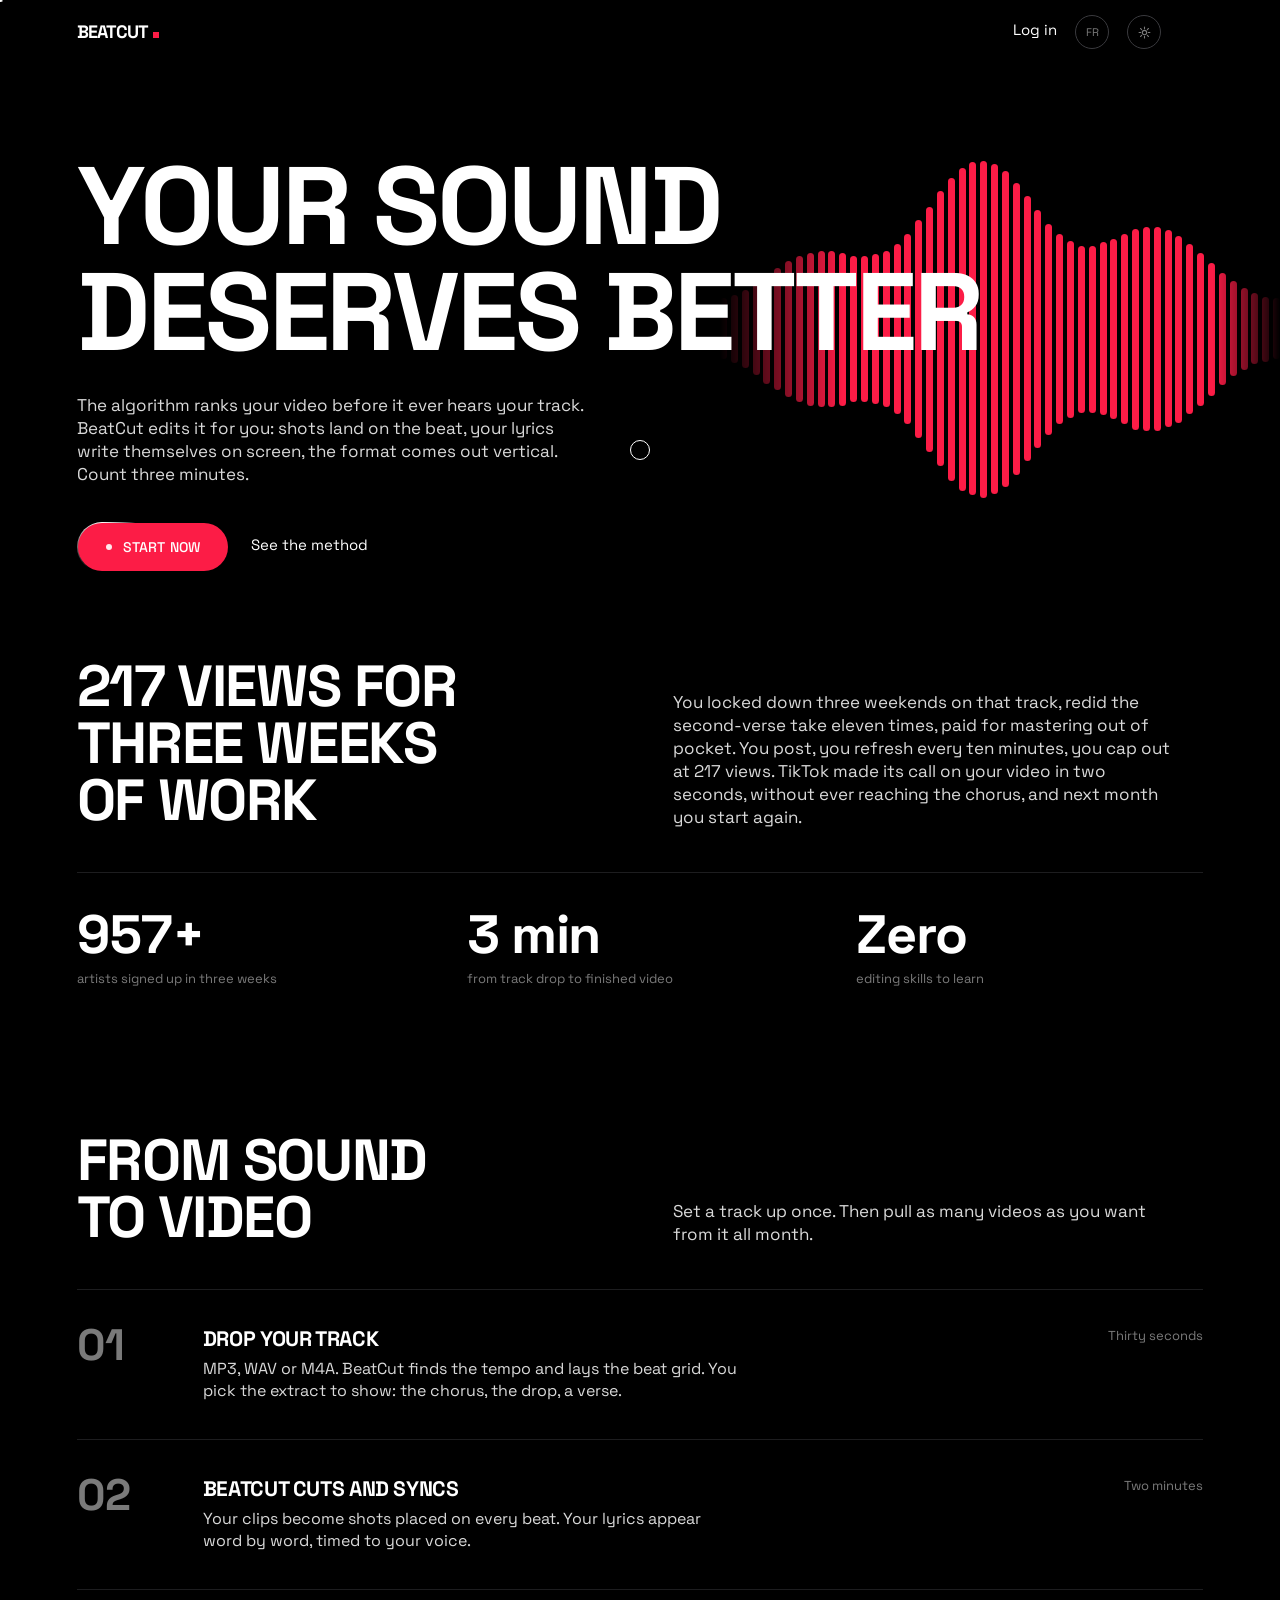
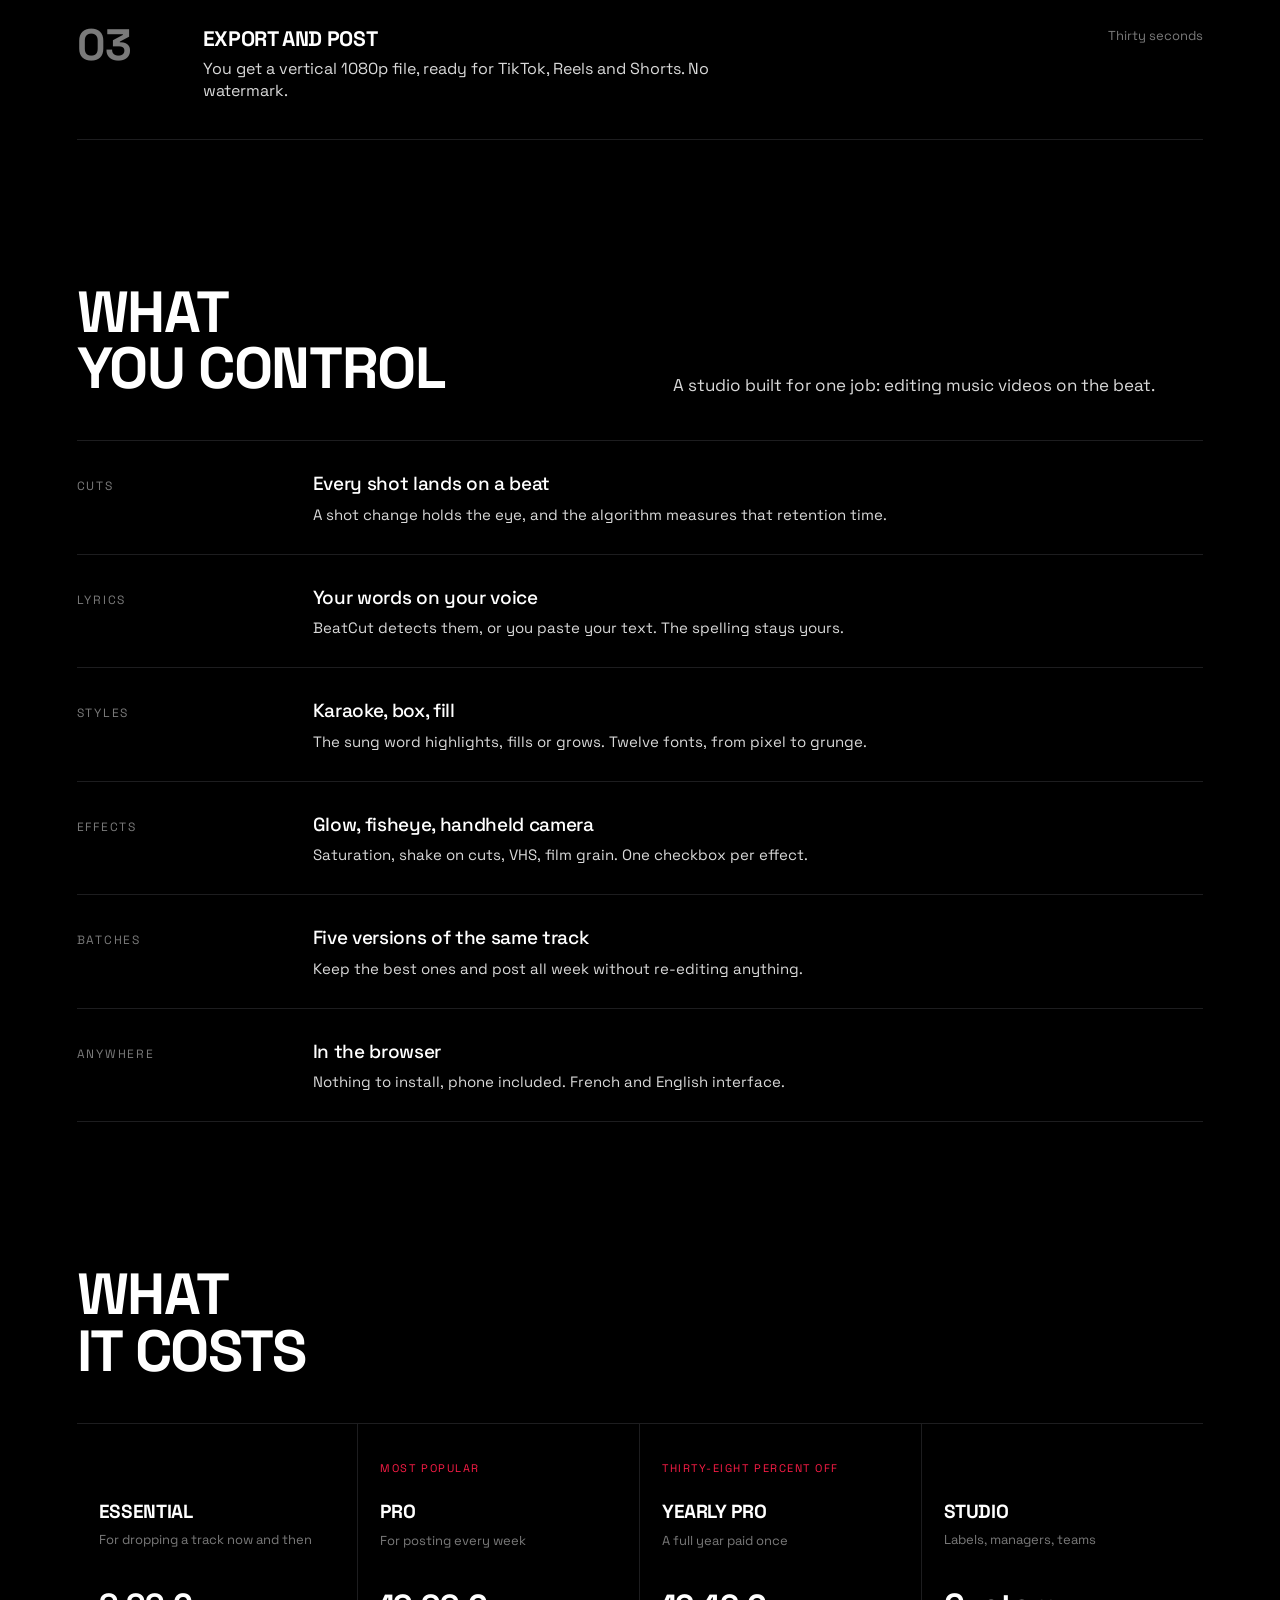
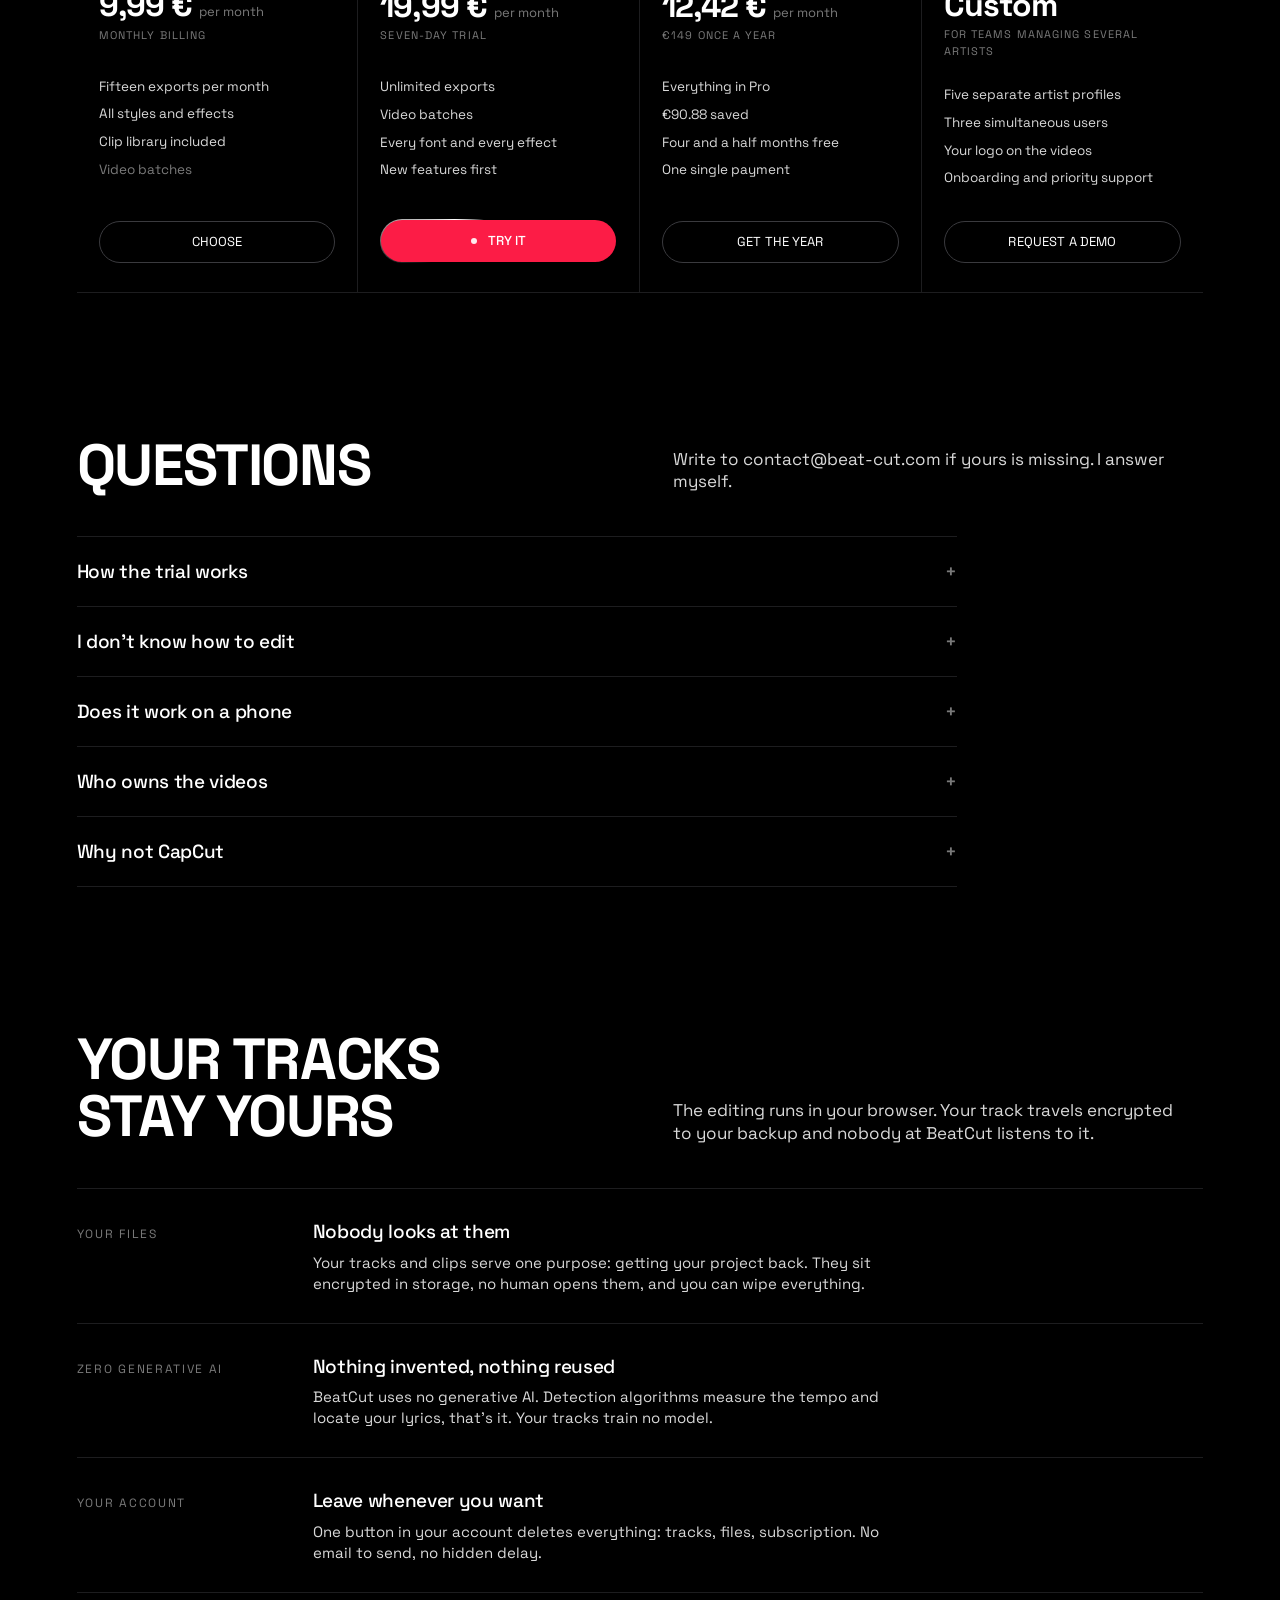
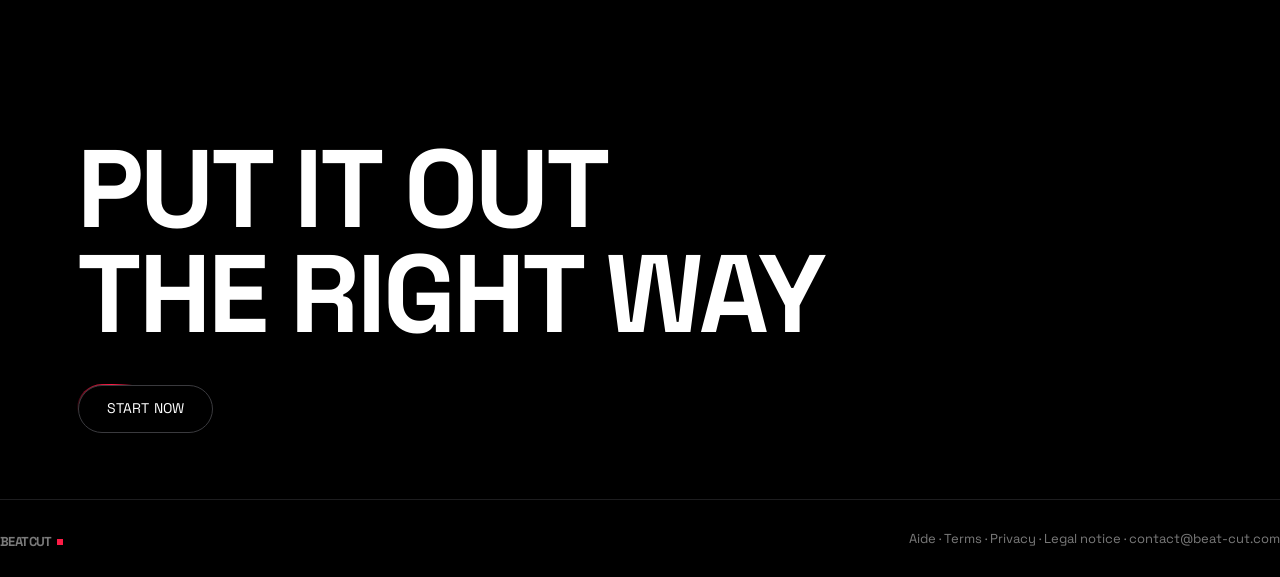
<file: frontend/public/landing.html>
<!DOCTYPE html>
<html lang="fr" data-theme="dark">
<head>
<meta charset="UTF-8">
<meta name="viewport" content="width=device-width, initial-scale=1">
<title>BeatCut — Ton son mérite mieux</title>
<meta name="description" content="Dépose ton morceau. BeatCut trouve le tempo, pose les plans sur le beat et écrit tes paroles à l'écran. Sept jours d'essai sur le plan Pro.">
<meta name="theme-color" id="metaThemeL" content="#000000">
<link rel="preconnect" href="https://fonts.googleapis.com"><link rel="preconnect" href="https://fonts.gstatic.com" crossorigin>
<link href="https://fonts.googleapis.com/css2?family=Space+Grotesk:wght@300;400;500;700&display=swap" rel="stylesheet">
<style>
/* ============================================================
   BEATCUT — Monument obsidienne, signal cramoisi.
   Une famille. Cinq couleurs. Une pilule rouge par écran.
   Aucune ombre. Aucun rayon hors pilules.
============================================================ */
:root{
  --void:#000; --ash:#d9d9d9; --frost:#ffffff; --graphite:#7a7a7a; --crimson:#fc1c46;
  --hair:#1d1d1f; --hair-2:#3a3a3e;
  --font:'Space Grotesk',ui-sans-serif,system-ui,-apple-system,sans-serif;
  --pill:9999px; --ease:cubic-bezier(.2,.7,.2,1);
  --s7:7px; --s9:9px; --s22:22px; --s29:29px; --s36:36px; --s43:43px; --s65:65px; --s72:72px; --s86:86px;
  --max:1400px;
}
[data-theme="light"]{
  --void:#ffffff; --ash:#3d3d3d; --frost:#000000; --graphite:#8a8a8a; --crimson:#e5062f;
  --hair:#e8e8e8; --hair-2:#d2d2d2;
}
*{margin:0;padding:0;box-sizing:border-box}
html{scroll-behavior:smooth;background:var(--void)}
body{background:var(--void);color:var(--ash);font-family:var(--font);font-size:16px;line-height:1.5;
  -webkit-font-smoothing:antialiased;overflow-x:hidden;transition:background .3s var(--ease),color .3s var(--ease)}
::selection{background:var(--crimson);color:#fff}
a{color:inherit;text-decoration:none}
button{background:none;border:none;font-family:inherit;color:inherit}
.wrap{max-width:var(--max);margin:0 auto;padding:0 clamp(22px,6vw,126px)}

/* ---------- Type ---------- */
.display{font-size:clamp(42px,8.6vw,112px);font-weight:700;line-height:.96;letter-spacing:-.028em;text-transform:uppercase;color:var(--frost)}
.h-lg{font-size:clamp(30px,4.6vw,58px);font-weight:700;line-height:.98;letter-spacing:-.024em;text-transform:uppercase;color:var(--frost)}
.h-sm{font-size:21px;font-weight:700;line-height:1.2;letter-spacing:-.018em;text-transform:uppercase;color:var(--frost)}
.lead{font-size:17px;line-height:1.35;color:var(--ash);max-width:46ch}
.eyebrow{font-size:13px;text-transform:uppercase;letter-spacing:.12em;color:var(--graphite)}
.meta{font-size:13px;color:var(--graphite);line-height:1.3}

/* ---------- Curseur ---------- */
@media (hover:hover) and (pointer:fine){
  body{cursor:none}
  a,button,input,label,[data-hit]{cursor:none}
  .cur,.cur-ring{position:fixed;top:0;left:0;z-index:999;pointer-events:none;border-radius:var(--pill);mix-blend-mode:difference}
  .cur{width:5px;height:5px;background:#fff;transform:translate(-50%,-50%)}
  .cur-ring{width:20px;height:20px;border:1px solid #fff;transition:width .22s var(--ease),height .22s var(--ease),opacity .22s}
  body.hit .cur-ring{width:32px;height:32px}
  body.hit .cur{opacity:0}
  body.down .cur-ring{width:14px;height:14px}
}

/* ---------- Boutons ---------- */
.pill{display:inline-flex;align-items:center;gap:11px;background:var(--crimson);color:#fff;border-radius:var(--pill);
  padding:0 28px;height:48px;font-size:14px;font-weight:500;text-transform:uppercase;letter-spacing:.01em;
  transition:background .18s var(--ease),transform .18s var(--ease)}
.pill:hover{background:#ff3559}
.pill:active{transform:scale(.98)}
.pill .dot{width:6px;height:6px;border-radius:var(--pill);background:#fff;opacity:.9}
/* Liseré qui tourne autour des actions à repérer */
.halo{position:relative;display:inline-block;border-radius:var(--pill);padding:1px;overflow:hidden;isolation:isolate}
.halo::before{content:'';position:absolute;inset:-160%;z-index:-1;
  background:conic-gradient(from 0deg,transparent 0 70%,var(--frost) 82%,transparent 90%);
  animation:turn 5s linear infinite}
.halo.soft::before{background:conic-gradient(from 0deg,transparent 0 74%,var(--crimson) 85%,transparent 92%);animation-duration:6.5s}
@keyframes turn{to{transform:rotate(360deg)}}
.pill-ghost{display:inline-flex;align-items:center;gap:11px;background:var(--void);color:var(--frost);
  border:1px solid var(--hair-2);border-radius:var(--pill);padding:0 28px;height:48px;font-size:14px;
  text-transform:uppercase;letter-spacing:.01em;transition:border-color .2s var(--ease)}
.pill-ghost:hover{border-color:var(--frost)}
.link{position:relative;display:inline-block;color:var(--frost);font-size:15px;padding-bottom:3px}
.link::after{content:'';position:absolute;left:0;bottom:0;width:100%;height:1px;background:currentColor;
  transform:scaleX(0);transform-origin:right;transition:transform .3s var(--ease)}
.link:hover::after{transform:scaleX(1);transform-origin:left}

/* ---------- En-tête ---------- */
.head{position:fixed;top:0;left:0;right:0;z-index:120;height:64px;
  background:color-mix(in srgb,var(--void) 82%,transparent);backdrop-filter:blur(10px)}
.head-in{max-width:var(--max);margin:0 auto;padding:0 clamp(22px,6vw,126px);height:100%;
  display:flex;align-items:center;justify-content:space-between;gap:var(--s22)}
.mark{display:inline-flex;align-items:flex-end;font-weight:700;font-size:18px;letter-spacing:-.045em;
  color:var(--frost);text-transform:uppercase;line-height:1}
.mark i{width:6px;height:6px;background:var(--crimson);margin-left:5px;margin-bottom:3px}
.head-r{display:flex;align-items:center;gap:18px}
.theme{width:34px;height:34px;border:1px solid var(--hair-2);border-radius:var(--pill);display:grid;place-items:center;
  font-size:11px;color:var(--graphite);transition:border-color .2s,color .2s}
.theme:hover{border-color:var(--frost);color:var(--frost)}
.burger{width:24px;height:12px;display:flex;flex-direction:column;justify-content:space-between}
.burger span{display:block;height:1px;background:var(--frost);transition:transform .3s var(--ease),opacity .2s}
body.menu .burger span:nth-child(1){transform:translateY(5.5px) rotate(45deg)}
body.menu .burger span:nth-child(2){opacity:0}
body.menu .burger span:nth-child(3){transform:translateY(-5.5px) rotate(-45deg)}
.overlay{position:fixed;inset:0;z-index:110;background:var(--void);display:flex;align-items:center;
  clip-path:inset(0 0 100% 0);transition:clip-path .5s var(--ease);pointer-events:none}
body.menu .overlay{clip-path:inset(0 0 0 0);pointer-events:auto}
.overlay nav{display:flex;flex-direction:column;gap:6px}
.overlay nav a{font-size:clamp(30px,5vw,58px);font-weight:700;line-height:1.05;letter-spacing:-.024em;
  text-transform:uppercase;color:var(--frost);opacity:.32;transition:opacity .25s var(--ease)}
.overlay nav a:hover{opacity:1}

/* ---------- Héro ---------- */
.hero{position:relative;padding:132px 0 var(--s86);overflow:hidden}
.hero .wrap{position:relative;z-index:2}
.hero .lead{margin-top:var(--s29)}
.acts{display:flex;align-items:center;gap:var(--s22);margin-top:var(--s36);flex-wrap:wrap}
.wf{position:absolute;z-index:1;right:0;top:50%;transform:translateY(-50%);
  width:min(560px,46vw);height:min(340px,34vw);display:flex;align-items:center;gap:4px;pointer-events:none;
  -webkit-mask-image:linear-gradient(90deg,transparent,#000 22%,#000 88%,transparent);
  mask-image:linear-gradient(90deg,transparent,#000 22%,#000 88%,transparent)}
.wf i{flex:1;background:var(--crimson);border-radius:var(--pill);transform-origin:center;
  animation:pulse 1.1s var(--ease) infinite alternate;will-change:transform}
@keyframes pulse{from{transform:scaleY(.34)}to{transform:scaleY(1)}}
@media (max-width:960px){
  .hero{padding-top:200px}
  .wf{left:0;right:0;top:108px;bottom:auto;transform:none;width:100%;height:132px;opacity:.6;
    clip-path:inset(0 0 50% 0);
    -webkit-mask-image:linear-gradient(90deg,transparent,#000 12%,#000 88%,transparent);
    mask-image:linear-gradient(90deg,transparent,#000 12%,#000 88%,transparent)}
}

/* ---------- Rythme ---------- */
section{padding:var(--s72) 0}
.sec-head{display:grid;grid-template-columns:1fr 1fr;gap:var(--s65);align-items:end;margin-bottom:var(--s43)}
@media (max-width:900px){.sec-head{grid-template-columns:1fr;gap:var(--s22)}}

.figs{display:grid;grid-template-columns:repeat(3,1fr);gap:var(--s43);border-top:1px solid var(--hair);padding-top:var(--s36)}
.fig b{display:block;font-size:clamp(34px,4.4vw,54px);font-weight:700;line-height:.98;letter-spacing:-.024em;
  color:var(--frost);font-variant-numeric:tabular-nums}
.fig span{display:block;margin-top:var(--s9);font-size:13px;color:var(--graphite);max-width:26ch;line-height:1.35}
@media (max-width:760px){.figs{grid-template-columns:1fr;gap:var(--s22)}}

.steps{border-top:1px solid var(--hair)}
.step{display:grid;grid-template-columns:90px 1fr 200px;gap:var(--s36);align-items:start;
  padding:var(--s36) 0;border-bottom:1px solid var(--hair)}
.step .no{font-size:clamp(28px,3.6vw,44px);font-weight:700;line-height:.9;letter-spacing:-.024em;
  color:var(--graphite);transition:color .3s var(--ease)}
.step:hover .no{color:var(--crimson)}
.step p{margin-top:var(--s7);font-size:16px;color:var(--ash);line-height:1.4;max-width:54ch}
.step .t{font-size:13px;color:var(--graphite);text-align:right}
@media (max-width:900px){.step{grid-template-columns:1fr;gap:var(--s9)}.step .t{text-align:left}}

.caps{border-top:1px solid var(--hair)}
.cap{display:grid;grid-template-columns:200px 1fr;gap:var(--s36);padding:var(--s29) 0;
  border-bottom:1px solid var(--hair);align-items:baseline}
.cap .k{font-size:12px;text-transform:uppercase;letter-spacing:.14em;color:var(--graphite);transition:color .25s var(--ease)}
.cap:hover .k{color:var(--crimson)}
.cap h3{font-size:19px;font-weight:500;color:var(--frost);letter-spacing:-.018em}
.cap p{margin-top:5px;color:var(--ash);line-height:1.4;max-width:58ch;font-size:15px}
@media (max-width:900px){.cap{grid-template-columns:1fr;gap:var(--s7)}}

.plans{display:grid;grid-template-columns:repeat(4,1fr);border-top:1px solid var(--hair);border-bottom:1px solid var(--hair)}
.plan{padding:var(--s36) var(--s22) var(--s29);border-right:1px solid var(--hair);display:flex;flex-direction:column}
.plan:last-child{border-right:none}
.plan .tagline{min-height:16px;font-size:11px;letter-spacing:.14em;text-transform:uppercase;color:var(--crimson);margin-bottom:var(--s22)}
.plan h3{font-size:19px;font-weight:700;text-transform:uppercase;letter-spacing:-.02em;color:var(--frost)}
.plan .who{margin-top:5px;font-size:13px;color:var(--graphite);min-height:36px;line-height:1.35}
.plan .amt{margin:var(--s22) 0 5px;display:flex;align-items:baseline;gap:7px}
.plan .amt b{font-size:32px;font-weight:700;letter-spacing:-.03em;color:var(--frost);line-height:1}
.plan .amt span{font-size:13px;color:var(--graphite)}
.plan .note{font-size:11px;letter-spacing:.1em;text-transform:uppercase;color:var(--graphite);min-height:24px}
.plan ul{list-style:none;margin:var(--s22) 0 var(--s29);flex:1}
.plan li{font-size:13.5px;color:var(--ash);padding:5px 0;line-height:1.3}
.plan li.off{color:var(--graphite)}
.plan .pill,.plan .pill-ghost{height:42px;font-size:13px;padding:0 20px;justify-content:center}
.plan .halo{width:100%;display:block}
.plan .halo .pill{width:100%;height:42px;font-size:13px}
@media (max-width:1000px){.plans{grid-template-columns:1fr 1fr}.plan{border-bottom:1px solid var(--hair)}.plan:nth-child(2){border-right:none}}
@media (max-width:620px){.plans{grid-template-columns:1fr}.plan{border-right:none}}

.faq{border-top:1px solid var(--hair);max-width:880px}
.qa{border-bottom:1px solid var(--hair)}
.qa>button{width:100%;display:flex;justify-content:space-between;align-items:center;gap:var(--s29);
  padding:var(--s22) 0;text-align:left;font-size:19px;font-weight:500;color:var(--frost);letter-spacing:-.018em}
.qa>button i{font-style:normal;font-size:19px;color:var(--graphite);transition:transform .3s var(--ease),color .2s}
.qa.open>button i{transform:rotate(45deg);color:var(--crimson)}
.qa .a{max-height:0;overflow:hidden;transition:max-height .35s var(--ease)}
.qa.open .a{max-height:240px}
.qa .a p{padding-bottom:var(--s22);color:var(--ash);line-height:1.45;max-width:66ch;font-size:15px}

.foot{padding:var(--s29) 0;display:flex;justify-content:space-between;gap:var(--s22);flex-wrap:wrap;border-top:1px solid var(--hair)}
.foot,.foot a{font-size:13px;color:var(--graphite)}
.foot a:hover{color:var(--ash)}

.rv{opacity:0;transform:translateY(12px);transition:opacity .6s var(--ease),transform .6s var(--ease)}
.rv.in{opacity:1;transform:none}
@media (prefers-reduced-motion:reduce){*{animation:none!important;transition:none!important}.rv{opacity:1;transform:none}}
</style>
</head>
<body>

<div class="cur"></div><div class="cur-ring"></div>

<header class="head">
  <div class="head-in">
    <a href="/" class="mark" data-hit>Beatcut<i></i></a>
    <div class="head-r">
      <a class="link" href="/login" target="_top" data-hit>Se connecter</a>
      <button class="theme" id="langBtn" onclick="swapLang()" aria-label="Langue" data-testid="landing-lang-btn" data-hit>EN</button>
      <button class="theme" id="theme" onclick="swapTheme()" aria-label="Changer de thème" data-hit>☀</button>
      <button class="burger" onclick="document.body.classList.toggle('menu')" aria-label="Menu" data-hit><span></span><span></span><span></span></button>
    </div>
  </div>
</header>

<div class="overlay">
  <div class="wrap">
    <nav>
      <a href="#methode" onclick="document.body.classList.remove('menu')" data-hit>La méthode</a>
      <a href="#studio" onclick="document.body.classList.remove('menu')" data-hit>Le studio</a>
      <a href="#tarifs" onclick="document.body.classList.remove('menu')" data-hit>Tarifs</a>
      <a href="#securite" onclick="document.body.classList.remove('menu')" data-hit>Sécurité</a>
      <a href="#faq" onclick="document.body.classList.remove('menu')" data-hit>Questions</a>
      <a href="/login" target="_top" onclick="document.body.classList.remove('menu')" data-hit>Se connecter</a>
    </nav>
  </div>
</div>

<main>
  <section class="hero">
    <div class="wf" id="wf" aria-hidden="true"></div>
    <div class="wrap">
      <h1 class="display" style="margin-top:var(--s22)">Ton son<br>mérite mieux</h1>
      <p class="lead">L'algorithme classe ta vidéo avant d'écouter ton morceau. BeatCut la monte pour toi : les plans tombent sur le beat, tes paroles s'écrivent à l'écran, le format sort en vertical. Compte trois minutes.</p>
      <div class="acts">
        <span class="halo"><a class="pill" href="/login" target="_top" data-hit><span class="dot"></span>Commence maintenant</a></span>
        <a class="link" href="#methode" data-hit>Voir la méthode</a>
      </div>
    </div>
  </section>

  <section id="probleme" style="padding-top:0">
    <div class="wrap">
      <div class="sec-head rv">
        <h2 class="h-lg">217 vues pour<br>trois semaines<br>de travail</h2>
        <p class="lead">Tu as bloqué trois week-ends sur ce morceau, refait onze fois la prise du deuxième couplet, payé le mastering de ta poche. Tu postes, tu rafraîchis toutes les dix minutes, tu plafonnes à 217 vues. TikTok a tranché en deux secondes sur ta vidéo, sans jamais arriver au refrain, et le mois suivant tu recommences.</p>
      </div>
      <div class="figs">
        <div class="fig rv"><b data-n="1000" data-suffix="+">0</b><span>artistes inscrits en trois semaines</span></div>
        <div class="fig rv"><b data-n="3" data-suffix=" min">0</b><span>entre le dépôt du son et la vidéo prête</span></div>
        <div class="fig rv"><b>Zéro</b><span>compétence en montage à apprendre</span></div>
      </div>
    </div>
  </section>

  <section id="methode">
    <div class="wrap">
      <div class="sec-head rv">
        <h2 class="h-lg">Du son<br>à la vidéo</h2>
        <p class="lead">Tu règles un morceau une fois. Ensuite tu en tires autant de vidéos que tu veux pendant le mois.</p>
      </div>
      <div class="steps">
        <article class="step rv" data-hit><div class="no">01</div>
          <div><h3 class="h-sm">Dépose ton son</h3><p>MP3, WAV ou M4A. BeatCut trouve le tempo et pose la grille de beats. Tu choisis l'extrait à montrer : le refrain, le drop, un couplet.</p></div>
          <div class="t">Trente secondes</div></article>
        <article class="step rv" data-hit><div class="no">02</div>
          <div><h3 class="h-sm">BeatCut découpe et cale</h3><p>Tes clips deviennent des plans posés sur chaque temps. Tes paroles s'affichent mot par mot, réglées sur ta voix.</p></div>
          <div class="t">Deux minutes</div></article>
        <article class="step rv" data-hit><div class="no">03</div>
          <div><h3 class="h-sm">Exporte et poste</h3><p>Tu récupères un fichier vertical en 1080p, prêt pour TikTok, Reels et Shorts. Sans filigrane.</p></div>
          <div class="t">Trente secondes</div></article>
      </div>
    </div>
  </section>

  <section id="studio">
    <div class="wrap">
      <div class="sec-head rv">
        <h2 class="h-lg">Ce que<br>tu règles</h2>
        <p class="lead">Un studio pour une seule tâche : monter des vidéos de musique sur le beat.</p>
      </div>
      <div class="caps">
        <div class="cap rv" data-hit><div class="k">Coupes</div><div><h3>Chaque plan tombe sur un temps</h3><p>Le changement de plan retient l'œil, et l'algorithme mesure ce temps de rétention.</p></div></div>
        <div class="cap rv" data-hit><div class="k">Paroles</div><div><h3>Tes mots sur ta voix</h3><p>BeatCut les détecte, ou tu colles ton texte. L'orthographe reste la tienne.</p></div></div>
        <div class="cap rv" data-hit><div class="k">Styles</div><div><h3>Karaoké, boîte, remplissage</h3><p>Le mot chanté se surligne, se remplit ou grossit. Douze polices, du pixel à l'abrasé.</p></div></div>
        <div class="cap rv" data-hit><div class="k">Effets</div><div><h3>Glow, fisheye, caméra portée</h3><p>Saturation, secousse sur les coupures, VHS, grain de pellicule. Une case par effet.</p></div></div>
        <div class="cap rv" data-hit><div class="k">Séries</div><div><h3>Cinq versions d'un même morceau</h3><p>Tu gardes les meilleures et tu postes toute la semaine sans rien remonter.</p></div></div>
        <div class="cap rv" data-hit><div class="k">Partout</div><div><h3>Dans le navigateur</h3><p>Rien à installer, téléphone compris. Interface française et anglaise.</p></div></div>
      </div>
    </div>
  </section>

  <section id="tarifs">
    <div class="wrap">
      <div class="sec-head rv">
        <h2 class="h-lg">Ce que<br>ça coûte</h2>
      </div>
      <div class="plans rv">
        <div class="plan"><span class="tagline"></span><h3>Essentiel</h3><p class="who">Pour sortir un morceau de temps en temps</p>
          <div class="amt"><b>9,99 €</b><span>par mois</span></div><p class="note">Facturation mensuelle</p>
          <ul><li>Quinze exports par mois</li><li>Tous les styles et effets</li><li>Banque de clips incluse</li><li class="off">Séries de vidéos</li></ul>
          <a class="pill-ghost" href="/login" target="_top" data-hit>Choisir</a></div>

        <div class="plan"><span class="tagline">Le plus choisi</span><h3>Pro</h3><p class="who">Pour poster chaque semaine</p>
          <div class="amt"><b>19,99 €</b><span>par mois</span></div><p class="note">Sept jours d'essai</p>
          <ul><li>Exports illimités</li><li>Séries de vidéos</li><li>Toutes les polices et tous les effets</li><li>Nouveautés en premier</li></ul>
          <span class="halo"><a class="pill" href="/login" target="_top" data-hit><span class="dot"></span>Essayer</a></span></div>

        <div class="plan"><span class="tagline">Trente-huit pour cent</span><h3>Pro annuel</h3><p class="who">Une année réglée en une fois</p>
          <div class="amt"><b>12,42 €</b><span>par mois</span></div><p class="note">149 € une fois par an</p>
          <ul><li>Tout le plan Pro</li><li>90,88 € économisés</li><li>Quatre mois et demi offerts</li><li>Un seul paiement</li></ul>
          <a class="pill-ghost" href="/login" target="_top" data-hit>Prendre l'année</a></div>

        <div class="plan"><span class="tagline"></span><h3>Studio</h3><p class="who">Labels, managers, structures</p>
          <div class="amt"><b>Sur mesure</b></div><p class="note">Pour les équipes qui gèrent plusieurs artistes</p>
          <ul><li>Cinq profils artistes séparés</li><li>Trois utilisateurs simultanés</li><li>Votre logo sur les vidéos</li><li>Prise en main et support prioritaire</li></ul>
          <a class="pill-ghost" href="mailto:contact@beat-cut.com?subject=D%C3%A9mo%20BeatCut%20Studio" data-hit>Demander une démo</a></div>
      </div>
    </div>
  </section>

  <section id="faq">
    <div class="wrap">
      <div class="sec-head rv"><h2 class="h-lg">Questions</h2><p class="lead">Écris à contact@beat-cut.com si la tienne manque. Je réponds moi-même.</p></div>
      <div class="faq">
        <div class="qa"><button onclick="qa(this)" data-hit>Comment marche l'essai <i>+</i></button><div class="a"><p>Sept jours d'accès complet au plan Pro. Tu enregistres ta carte à l'inscription, le débit arrive à la fin de l'essai. Un email de rappel part avant l'échéance, et tu annules en deux clics jusqu'au dernier moment.</p></div></div>
        <div class="qa"><button onclick="qa(this)" data-hit>Je ne sais pas monter <i>+</i></button><div class="a"><p>Le tempo, les coupes et le calage des paroles se règlent sans toi. Il te reste à choisir un style, et des préréglages existent pour ça.</p></div></div>
        <div class="qa"><button onclick="qa(this)" data-hit>Ça marche sur téléphone <i>+</i></button><div class="a"><p>Le studio complet tourne dans le navigateur mobile. Utilise Chrome ou Safari : le navigateur intégré de TikTok bloque le téléchargement des vidéos.</p></div></div>
        <div class="qa"><button onclick="qa(this)" data-hit>À qui appartiennent les vidéos <i>+</i></button><div class="a"><p>À toi, usage commercial compris. Tes exports sortent sans filigrane BeatCut. Sur le plan Studio, vous pouvez ajouter votre propre logo.</p></div></div>
        <div class="qa"><button onclick="qa(this)" data-hit>Pourquoi pas CapCut <i>+</i></button><div class="a"><p>CapCut monte tout, à condition d'y passer deux heures et de caler chaque coupe à la main. BeatCut fait une seule chose, tout seul.</p></div></div>
      </div>
    </div>
  </section>

  <section id="securite">
    <div class="wrap">
      <div class="sec-head rv">
        <h2 class="h-lg">Tes sons<br>restent à toi</h2>
        <p class="lead">Le montage tourne dans ton navigateur. Ton morceau part chiffré vers ta sauvegarde et personne chez BeatCut ne l'écoute.</p>
      </div>
      <div class="caps">
        <div class="cap rv" data-hit><div class="k">Tes fichiers</div><div><h3>Personne ne les regarde</h3><p>Tes morceaux et tes clips servent à une seule chose : retrouver ton projet. Ils sont stockés chiffrés, aucun humain n'y accède, et tu peux tout effacer.</p></div></div>
        <div class="cap rv" data-hit><div class="k">Zéro IA générative</div><div><h3>Rien n'est inventé, rien n'est réutilisé</h3><p>BeatCut n'utilise aucune IA générative. Des algorithmes de détection mesurent le tempo et repèrent tes paroles, c'est tout. Tes sons n'entraînent aucun modèle.</p></div></div>
        <div class="cap rv" data-hit><div class="k">Ton compte</div><div><h3>Tu pars quand tu veux</h3><p>Un bouton dans ton compte supprime tout : morceaux, fichiers, abonnement. Sans email à envoyer, sans délai caché.</p></div></div>
      </div>
    </div>
  </section>

  <section style="padding-bottom:var(--s65)">
    <div class="wrap">
      <h2 class="display rv">Sors-le<br>comme il faut</h2>
      <div class="acts">
        <span class="halo soft"><a class="pill-ghost" href="/login" target="_top" data-hit>Commencer maintenant</a></span>
      </div>
    </div>
  </section>
</main>

<footer><div class="wrap foot">
  <a href="/" class="mark" data-hit>Beatcut<i></i></a>
  <span><a href="/aide" target="_top" data-hit>Aide</a> · <a href="/cgv" target="_top" data-hit>CGV</a> · <a href="/confidentialite" target="_top" data-hit>Confidentialité</a> · <a href="/mentions-legales" target="_top" data-hit>Mentions légales</a> · <a href="mailto:contact@beat-cut.com" data-hit>contact@beat-cut.com</a></span>
</div></footer>

<script>
/* Thème */
(function(){try{const s=localStorage.getItem('bc_theme');if(s)document.documentElement.dataset.theme=s;}catch(e){}paintTheme();})();
function swapTheme(){
  const d=document.documentElement;
  d.dataset.theme=d.dataset.theme==='dark'?'light':'dark';
  try{localStorage.setItem('bc_theme',d.dataset.theme)}catch(e){}
  paintTheme();
}
function paintTheme(){
  const b=document.getElementById('theme'); if(!b) return;
  const dark=document.documentElement.dataset.theme==='dark';
  b.innerHTML=dark
    ?'<svg width="13" height="13" viewBox="0 0 24 24" fill="none" stroke="currentColor" stroke-width="2" stroke-linecap="round"><circle cx="12" cy="12" r="4"/><path d="M12 2v3M12 19v3M2 12h3M19 12h3M4.6 4.6l2.1 2.1M17.3 17.3l2.1 2.1M19.4 4.6l-2.1 2.1M6.7 17.3l-2.1 2.1"/></svg>'
    :'<svg width="13" height="13" viewBox="0 0 24 24" fill="none" stroke="currentColor" stroke-width="2" stroke-linejoin="round"><path d="M21 12.8A9 9 0 1 1 11.2 3a7 7 0 0 0 9.8 9.8z"/></svg>';
  const mt=document.getElementById('metaThemeL'); if(mt) mt.setAttribute('content', dark?'#000000':'#ffffff');
}

/* Curseur */
(function(){
  if(!matchMedia('(hover:hover) and (pointer:fine)').matches) return;
  const d=document.querySelector('.cur'), r=document.querySelector('.cur-ring');
  let x=innerWidth/2,y=innerHeight/2,rx=x,ry=y;
  addEventListener('mousemove',e=>{x=e.clientX;y=e.clientY;d.style.transform=`translate(${x}px,${y}px) translate(-50%,-50%)`;});
  addEventListener('mousedown',()=>document.body.classList.add('down'));
  addEventListener('mouseup',()=>document.body.classList.remove('down'));
  document.querySelectorAll('a,button,label,[data-hit]').forEach(el=>{
    el.addEventListener('mouseenter',()=>document.body.classList.add('hit'));
    el.addEventListener('mouseleave',()=>document.body.classList.remove('hit'));
  });
  (function loop(){rx+=(x-rx)*.16;ry+=(y-ry)*.16;
    r.style.transform=`translate(${rx}px,${ry}px) translate(-50%,-50%)`;requestAnimationFrame(loop);})();
})();

/* Forme d'onde du héro */
(function(){
  const w=document.getElementById('wf'); if(!w) return;
  const N=52, reduce=matchMedia('(prefers-reduced-motion: reduce)').matches;
  for(let i=0;i<N;i++){
    const u=i/(N-1);
    const env=.18+.82*Math.pow(Math.sin(Math.PI*u),1.25)*(.72+.28*Math.sin(u*17));
    const b=document.createElement('i');
    b.style.height=Math.round(env*100)+'%';
    if(reduce){ b.style.animation='none'; }
    else{
      b.style.animationDuration=(.72+((i*7)%9)*.09)+'s';
      b.style.animationDelay=(-(i*.055)%1.2)+'s';
    }
    w.append(b);
  }
})();

/* FAQ */
function qa(b){b.parentElement.classList.toggle('open');}

/* Compteurs */
(function(){
  const io=new IntersectionObserver(es=>es.forEach(e=>{
    if(!e.isIntersecting) return; io.unobserve(e.target);
    const el=e.target,n=+el.dataset.n,sf=el.dataset.suffix||'',t0=performance.now();
    (function s(t){const p=Math.min(1,(t-t0)/1200);
      el.textContent=Math.round(n*(1-Math.pow(1-p,3))).toLocaleString('fr-FR')+sf;
      if(p<1)requestAnimationFrame(s);})(t0);
  }),{threshold:.7});
  document.querySelectorAll('[data-n]').forEach(el=>io.observe(el));
})();

/* Révélation */
(function(){
  const io=new IntersectionObserver(es=>es.forEach(e=>{if(e.isIntersecting){e.target.classList.add('in');io.unobserve(e.target);}}),{threshold:.15});
  document.querySelectorAll('.rv').forEach(el=>io.observe(el));
})();

/* Langue : FR par défaut, EN si navigateur non francophone — bouton FR/EN partagé avec le studio (bc_lang) */
let LANG='fr';
try{LANG=localStorage.getItem('bc_lang')||(((navigator.language||'').toLowerCase().startsWith('fr'))?'fr':'en');}catch(e){}
const EN={
"Se connecter":"Log in","La méthode":"The method","Le studio":"The studio","Tarifs":"Pricing",
"Ton son":"Your sound","mérite mieux":"deserves better",
"L'algorithme classe ta vidéo avant d'écouter ton morceau. BeatCut la monte pour toi : les plans tombent sur le beat, tes paroles s'écrivent à l'écran, le format sort en vertical. Compte trois minutes.":"The algorithm ranks your video before it ever hears your track. BeatCut edits it for you: shots land on the beat, your lyrics write themselves on screen, the format comes out vertical. Count three minutes.",
"Trois jours d'essai":"Three-day trial","Sept jours d'essai":"Seven-day trial","Commence maintenant":"Start now","Voir la méthode":"See the method",
"Sept jours d'essai sur le plan Pro. Tu annules en deux clics avant le débit. Aucun filigrane sur tes vidéos.":"Seven-day trial on the Pro plan. Cancel in two clicks before any charge. No watermark on your videos.",
"Tu annules en deux clics avant le débit. Aucun filigrane sur tes vidéos.":"Cancel in two clicks before any charge. No watermark on your videos.",
"217 vues pour":"217 views for","trois semaines":"three weeks","de travail":"of work",
"Tu as bloqué trois week-ends sur ce morceau, refait onze fois la prise du deuxième couplet, payé le mastering de ta poche. Tu postes, tu rafraîchis toutes les dix minutes, tu plafonnes à 217 vues. TikTok a tranché en deux secondes sur ta vidéo, sans jamais arriver au refrain, et le mois suivant tu recommences.":"You locked down three weekends on that track, redid the second-verse take eleven times, paid for mastering out of pocket. You post, you refresh every ten minutes, you cap out at 217 views. TikTok made its call on your video in two seconds, without ever reaching the chorus, and next month you start again.",
"artistes inscrits en trois semaines":"artists signed up in three weeks",
"entre le dépôt du son et la vidéo prête":"from track drop to finished video",
"Zéro":"Zero","compétence en montage à apprendre":"editing skills to learn",
"Du son":"From sound","à la vidéo":"to video",
"Tu règles un morceau une fois. Ensuite tu en tires autant de vidéos que tu veux pendant le mois.":"Set a track up once. Then pull as many videos as you want from it all month.",
"Dépose ton son":"Drop your track",
"MP3, WAV ou M4A. BeatCut trouve le tempo et pose la grille de beats. Tu choisis l'extrait à montrer : le refrain, le drop, un couplet.":"MP3, WAV or M4A. BeatCut finds the tempo and lays the beat grid. You pick the extract to show: the chorus, the drop, a verse.",
"Trente secondes":"Thirty seconds","BeatCut découpe et cale":"BeatCut cuts and syncs",
"Tes clips deviennent des plans posés sur chaque temps. Tes paroles s'affichent mot par mot, réglées sur ta voix.":"Your clips become shots placed on every beat. Your lyrics appear word by word, timed to your voice.",
"Deux minutes":"Two minutes","Exporte et poste":"Export and post",
"Tu récupères un fichier vertical en 1080p, prêt pour TikTok, Reels et Shorts. Sans filigrane.":"You get a vertical 1080p file, ready for TikTok, Reels and Shorts. No watermark.",
"Ce que":"What","tu règles":"you control",
"Un studio pour une seule tâche : monter des vidéos de musique sur le beat.":"A studio built for one job: editing music videos on the beat.",
"Coupes":"Cuts","Chaque plan tombe sur un temps":"Every shot lands on a beat",
"Le changement de plan retient l'œil, et l'algorithme mesure ce temps de rétention.":"A shot change holds the eye, and the algorithm measures that retention time.",
"Paroles":"Lyrics","Tes mots sur ta voix":"Your words on your voice",
"BeatCut les détecte, ou tu colles ton texte. L'orthographe reste la tienne.":"BeatCut detects them, or you paste your text. The spelling stays yours.",
"Karaoké, boîte, remplissage":"Karaoke, box, fill",
"Le mot chanté se surligne, se remplit ou grossit. Douze polices, du pixel à l'abrasé.":"The sung word highlights, fills or grows. Twelve fonts, from pixel to grunge.",
"Effets":"Effects","Glow, fisheye, caméra portée":"Glow, fisheye, handheld camera",
"Saturation, secousse sur les coupures, VHS, grain de pellicule. Une case par effet.":"Saturation, shake on cuts, VHS, film grain. One checkbox per effect.",
"Séries":"Batches","Cinq versions d'un même morceau":"Five versions of the same track",
"Tu gardes les meilleures et tu postes toute la semaine sans rien remonter.":"Keep the best ones and post all week without re-editing anything.",
"Partout":"Anywhere","Dans le navigateur":"In the browser",
"Rien à installer, téléphone compris. Interface française et anglaise.":"Nothing to install, phone included. French and English interface.",
"ça coûte":"it costs",
"Trois jours d'essai sur le plan Pro. Tu enregistres ta carte, le débit arrive à la fin, tu annules en deux clics avant.":"Three-day trial on the Pro plan. You save your card, the charge lands at the end, and you cancel in two clicks before that.",
"Sept jours d'essai sur le plan Pro. Tu enregistres ta carte, le débit arrive à la fin, tu annules en deux clics avant.":"Seven-day trial on the Pro plan. You save your card, the charge lands at the end, and you cancel in two clicks before that.",
"Essentiel":"Essential","Pour sortir un morceau de temps en temps":"For dropping a track now and then",
"par mois":"per month","Facturation mensuelle":"Monthly billing",
"Quinze exports par mois":"Fifteen exports per month","Tous les styles et effets":"All styles and effects",
"Banque de clips incluse":"Clip library included","Séries de vidéos":"Video batches","Choisir":"Choose",
"Le plus choisi":"Most popular","Pour poster chaque semaine":"For posting every week",
"Exports illimités":"Unlimited exports","Toutes les polices et tous les effets":"Every font and every effect",
"Nouveautés en premier":"New features first","Essayer":"Try it",
"Trente-huit pour cent":"Thirty-eight percent off","Pro annuel":"Yearly Pro",
"Une année réglée en une fois":"A full year paid once","149 € une fois par an":"€149 once a year",
"Tout le plan Pro":"Everything in Pro","90,88 € économisés":"€90.88 saved",
"Quatre mois et demi offerts":"Four and a half months free","Un seul paiement":"One single payment",
"Prendre l'année":"Get the year","Labels, managers, structures":"Labels, managers, teams","Sur mesure":"Custom","Pour les équipes qui gèrent plusieurs artistes":"For teams managing several artists",
"par an":"per year","8,32 € par artiste et par mois":"€8.32 per artist per month",
"Cinq profils artistes séparés":"Five separate artist profiles","Trois utilisateurs simultanés":"Three simultaneous users",
"Votre logo sur les vidéos":"Your logo on the videos","Prise en main et support prioritaire":"Onboarding and priority support",
"Demander une démo":"Request a demo",
"Écris à contact@beat-cut.com si la tienne manque. Je réponds moi-même.":"Write to contact@beat-cut.com if yours is missing. I answer myself.",
"Comment marche l'essai":"How the trial works",
"Trois jours d'accès complet au plan Pro. Tu enregistres ta carte à l'inscription, le débit arrive à la fin de l'essai. Un email de rappel part avant l'échéance, et tu annules en deux clics jusqu'au dernier moment.":"Three days of full access to the Pro plan. You save your card at sign-up, the charge lands when the trial ends. A reminder email goes out before the deadline, and you can cancel in two clicks up to the last moment.",
"Sept jours d'accès complet au plan Pro. Tu enregistres ta carte à l'inscription, le débit arrive à la fin de l'essai. Un email de rappel part avant l'échéance, et tu annules en deux clics jusqu'au dernier moment.":"Seven days of full access to the Pro plan. You save your card at sign-up, the charge lands when the trial ends. A reminder email goes out before the deadline, and you can cancel in two clicks up to the last moment.",
"Sécurité":"Security","Tes sons":"Your tracks","restent à toi":"stay yours",
"Le montage tourne dans ton navigateur. Ton morceau part chiffré vers ta sauvegarde et personne chez BeatCut ne l'écoute.":"The editing runs in your browser. Your track travels encrypted to your backup and nobody at BeatCut listens to it.",
"Tes fichiers":"Your files","Personne ne les regarde":"Nobody looks at them",
"Tes morceaux et tes clips servent à une seule chose : retrouver ton projet. Ils sont stockés chiffrés, aucun humain n'y accède, et tu peux tout effacer.":"Your tracks and clips serve one purpose: getting your project back. They sit encrypted in storage, no human opens them, and you can wipe everything.",
"Zéro IA générative":"Zero generative AI","Rien n'est inventé, rien n'est réutilisé":"Nothing invented, nothing reused",
"BeatCut n'utilise aucune IA générative. Des algorithmes de détection mesurent le tempo et repèrent tes paroles, c'est tout. Tes sons n'entraînent aucun modèle.":"BeatCut uses no generative AI. Detection algorithms measure the tempo and locate your lyrics, that's it. Your tracks train no model.",
"Ton compte":"Your account","Tu pars quand tu veux":"Leave whenever you want",
"Un bouton dans ton compte supprime tout : morceaux, fichiers, abonnement. Sans email à envoyer, sans délai caché.":"One button in your account deletes everything: tracks, files, subscription. No email to send, no hidden delay.",
"BeatCut · Aucune IA générative, uniquement des algorithmes de détection":"BeatCut · Zero generative AI, detection algorithms only",
"Je ne sais pas monter":"I don't know how to edit",
"Le tempo, les coupes et le calage des paroles se règlent sans toi. Il te reste à choisir un style, et des préréglages existent pour ça.":"Tempo, cuts and lyric timing handle themselves. All that's left is picking a style, and presets exist for that.",
"Ça marche sur téléphone":"Does it work on a phone",
"Le studio complet tourne dans le navigateur mobile. Utilise Chrome ou Safari : le navigateur intégré de TikTok bloque le téléchargement des vidéos.":"The full studio runs in the mobile browser. Use Chrome or Safari: TikTok's built-in browser blocks video downloads.",
"À qui appartiennent les vidéos":"Who owns the videos",
"À toi, usage commercial compris. Tes exports sortent sans filigrane BeatCut. Sur le plan Studio, vous pouvez ajouter votre propre logo.":"You do, commercial use included. Your exports come out with no BeatCut watermark. On the Studio plan, you can add your own logo.",
"Pourquoi pas CapCut":"Why not CapCut",
"CapCut monte tout, à condition d'y passer deux heures et de caler chaque coupe à la main. BeatCut fait une seule chose, tout seul.":"CapCut edits anything, as long as you spend two hours on it and sync every cut by hand. BeatCut does one thing, on its own.",
"Sors-le":"Put it out","comme il faut":"the right way","Commencer maintenant":"Start now",
"Conditions":"Terms","CGV":"Terms","Mentions légales":"Legal notice","Confidentialité":"Privacy"
};
function applyLang(){
  document.documentElement.lang=LANG;
  document.title=LANG==='en'?'BeatCut — Your sound deserves better':'BeatCut — Ton son mérite mieux';
  const md=document.querySelector('meta[name="description"]');
  if(md){
    if(md.__fr===undefined) md.__fr=md.getAttribute('content');
    md.setAttribute('content', LANG==='en'
      ? "Drop your track. BeatCut finds the tempo, lands the shots on the beat and writes your lyrics on screen. Seven-day trial on the Pro plan."
      : md.__fr);
  }
  const b=document.getElementById('langBtn'); if(b)b.textContent=LANG==='fr'?'EN':'FR';
  const w=document.createTreeWalker(document.body,NodeFilter.SHOW_TEXT,{acceptNode(n){
    const p=n.parentNode&&n.parentNode.nodeName; return (p==='SCRIPT'||p==='STYLE')?NodeFilter.FILTER_REJECT:NodeFilter.FILTER_ACCEPT;}});
  let n;
  while(n=w.nextNode()){
    const raw=(n.__fr!==undefined)?n.__fr:n.nodeValue, k=raw.trim(); if(!k) continue;
    const kk=k.replace(/[’]/g,"'");
    if(LANG==='en'){ if(EN[kk]!==undefined){ if(n.__fr===undefined)n.__fr=raw; n.nodeValue=raw.replace(k,EN[kk]); } }
    else if(n.__fr!==undefined){ n.nodeValue=n.__fr; }
  }
}
function swapLang(){ LANG=(LANG==='fr')?'en':'fr'; try{localStorage.setItem('bc_lang',LANG);}catch(e){} applyLang(); }
applyLang();
</script>
</body>
</html>
</file>
